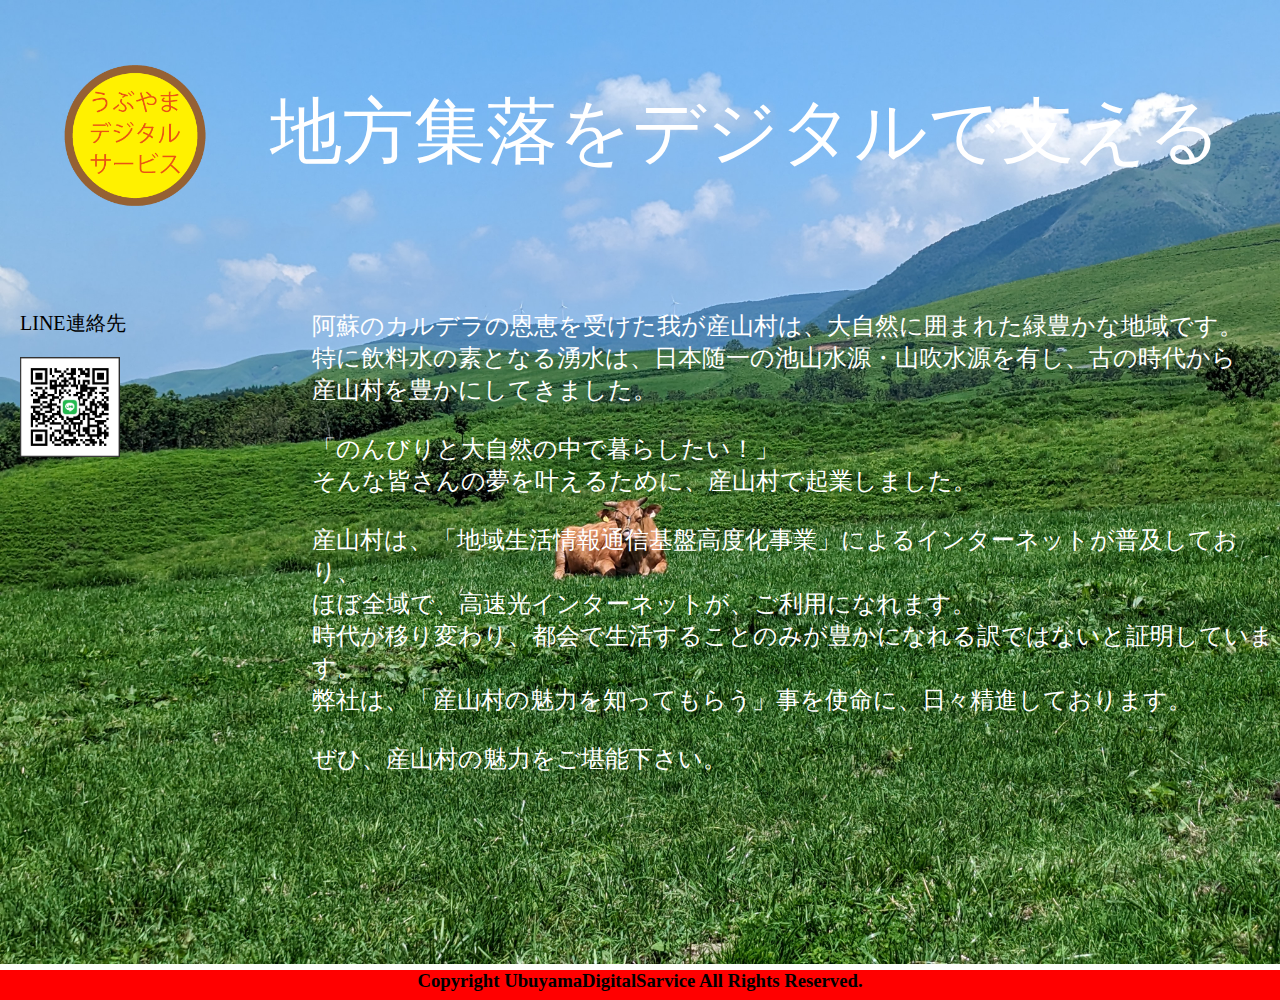
<file: index.htm>
﻿<!DOCTYPE html>
<html lang="ja">
	<meta charset="UTF-8"> 
<meta name="viewport" content="width=device-width,initial-scale=1">

<head>
	<title>うぶやまデジタルサービス</title>

	<link rel="stylesheet"href="UDS_HP-23.06.30_style.css"type="text/css">
</head>

<body>
<!--	<a href="http://ubuyama-ds.com/business information.html">-->
		<header>
			<img src="ubuyama_digital_savice_logo.png">
			<span>地方集落をデジタルで支える</span >
		</header>

	<div id="main">

		<div id="left">
			<p>LINE連絡先</p>
			<img src="MyLINEQRcode.png">
		</div>

		<div id="center">
	阿蘇のカルデラの恩恵を受けた我が産山村は、大自然に囲まれた緑豊かな地域です。<br>
	特に飲料水の素となる湧水は、日本随一の池山水源・山吹水源を有し、古の時代から<br>
	産山村を豊かにしてきました。<br>
	<br>
	「のんびりと大自然の中で暮らしたい！」<br>
	そんな皆さんの夢を叶えるために、産山村で起業しました。<br>
	<br>
	産山村は、「地域生活情報通信基盤高度化事業」によるインターネットが普及しており、<br>
	ほぼ全域で、高速光インターネットが、ご利用になれます。<br>
	時代が移り変わり、都会で生活することのみが豊かになれる訳ではないと証明しています。<br>

	弊社は、「産山村の魅力を知ってもらう」事を使命に、日々精進しております。<br>
	<br>
	ぜひ、産山村の魅力をご堪能下さい。<br>
	</div>	

</div>

	<footer>
		<div id="hooter">
			<h3>Copyright UbuyamaDigitalSarvice All Rights Reserved.</h3>
		</div>
	</footer>

</body>
</file>
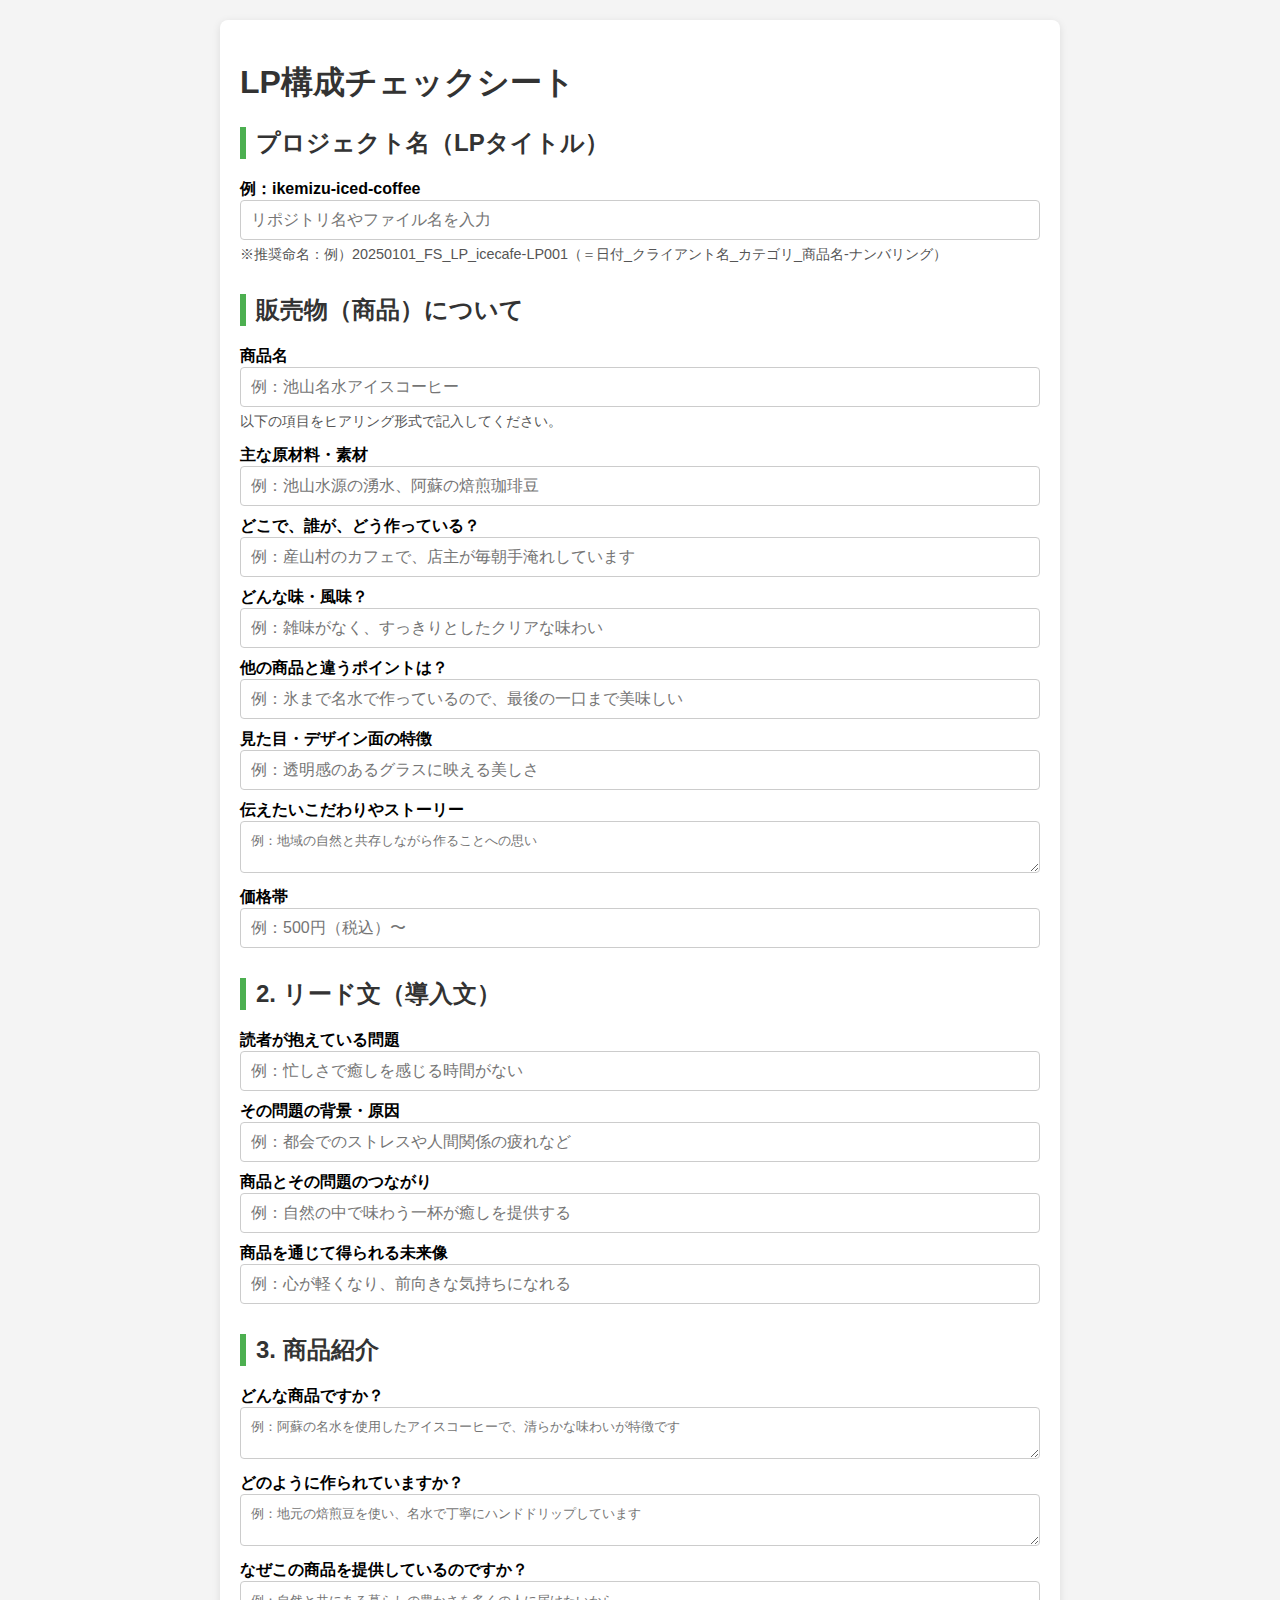
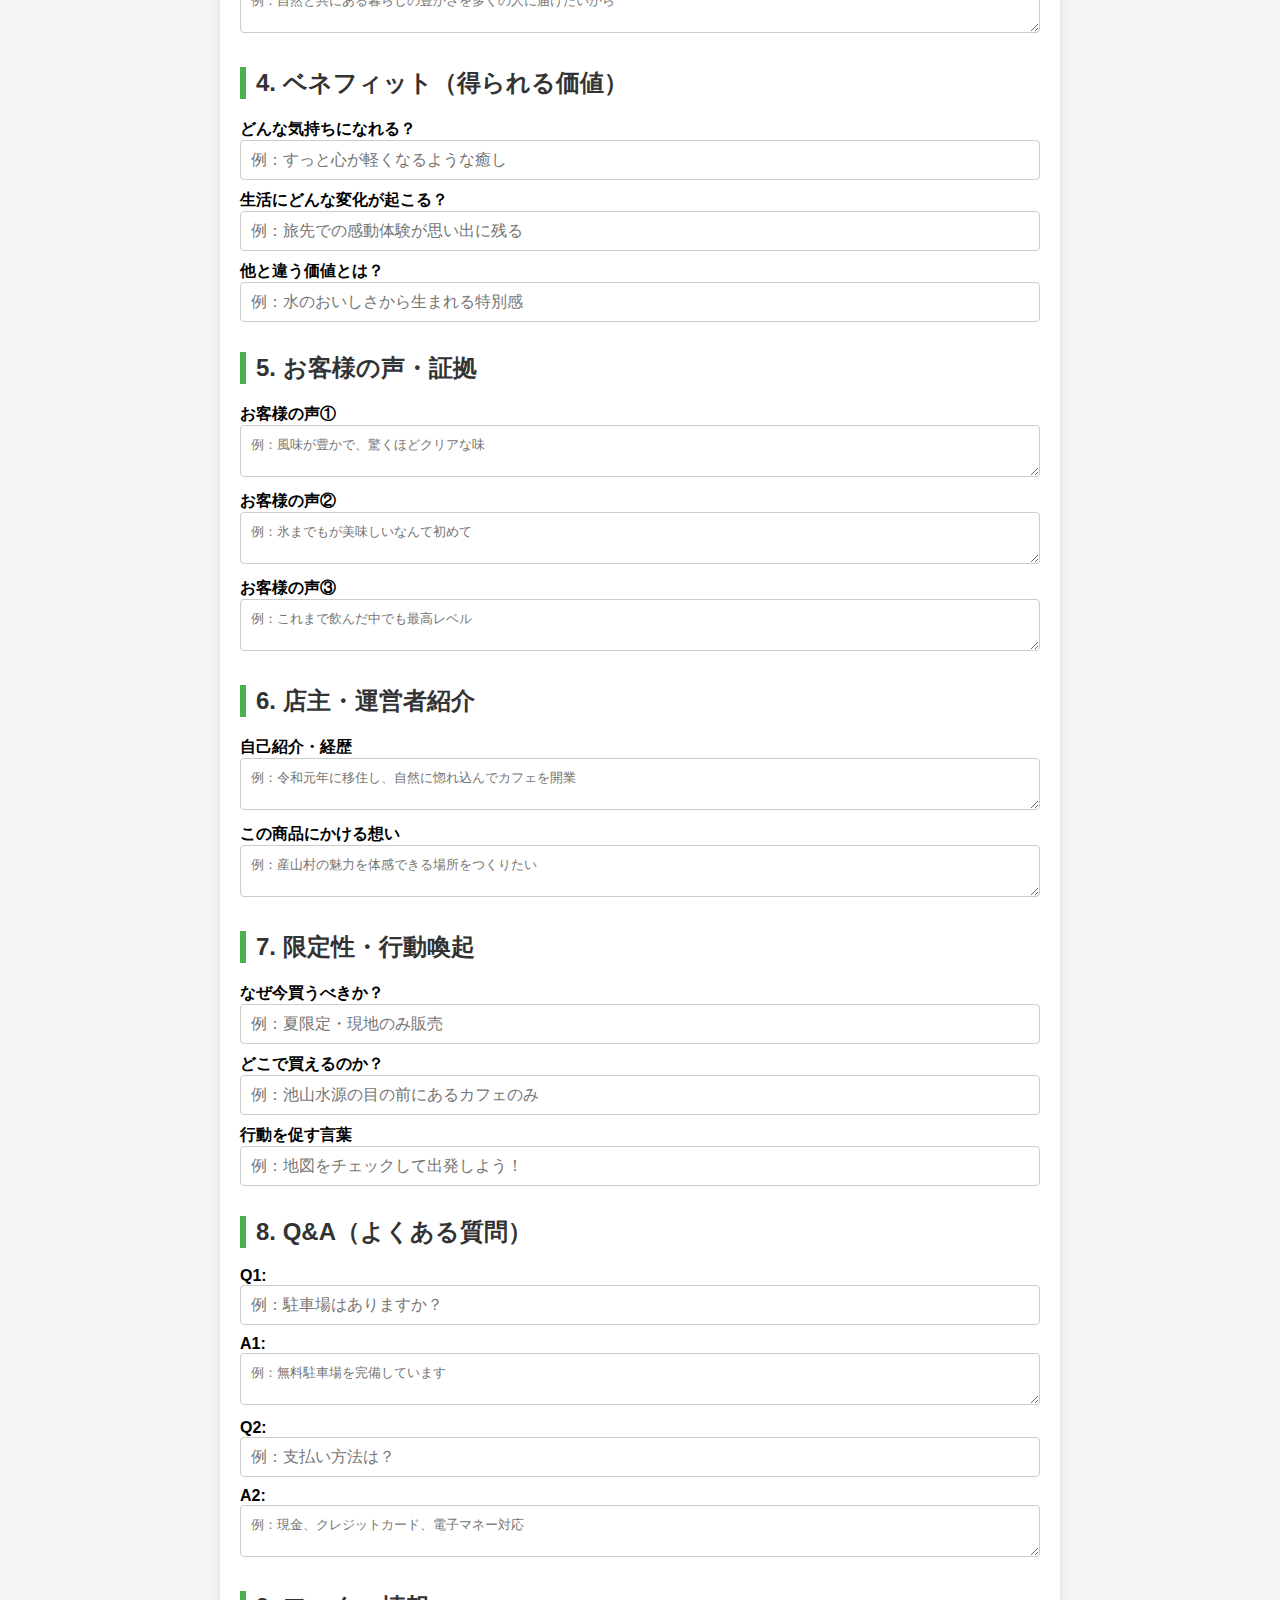
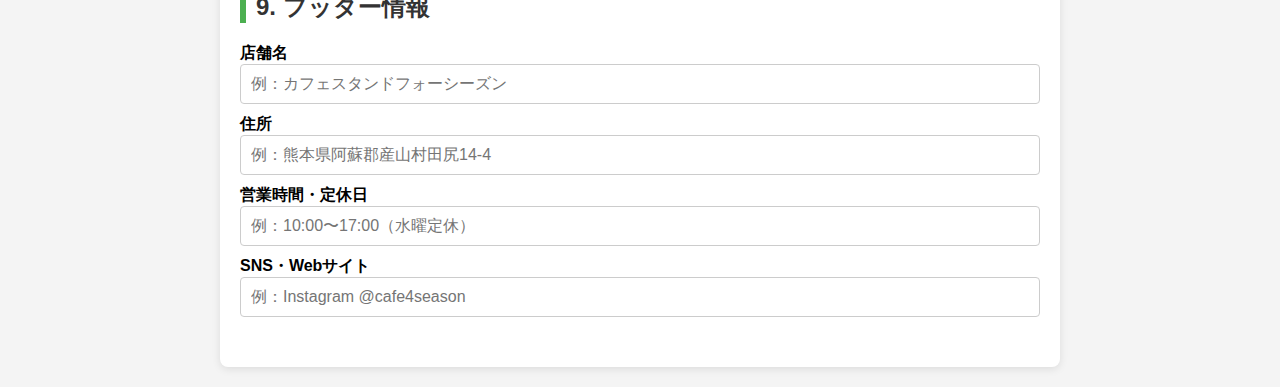
<file: index/cleate-lp/index.html>
<!DOCTYPE html>
<html lang="ja">
<head>
  <meta charset="UTF-8">
  <meta name="viewport" content="width=device-width, initial-scale=1.0">
  <title>LP構成チェックシート</title>
  <style>
    body {
      font-family: sans-serif;
      background: #f4f4f4;
      margin: 0;
      padding: 20px;
    }
    .container {
      max-width: 800px;
      margin: 0 auto;
      background: #fff;
      padding: 20px;
      border-radius: 8px;
      box-shadow: 0 2px 8px rgba(0,0,0,0.1);
    }
    h1, h2 {
      color: #333;
    }
    h2 {
      border-left: 6px solid #4CAF50;
      padding-left: 10px;
    }
    .section {
      margin-bottom: 30px;
    }
    label {
      display: block;
      margin-top: 10px;
      font-weight: bold;
    }
    input[type="text"], textarea {
      width: 100%;
      padding: 10px;
      font-size: 1em;
      border: 1px solid #ccc;
      border-radius: 4px;
      resize: vertical;
      box-sizing: border-box;
    }
    .note {
      font-size: 0.9em;
      color: #555;
      margin-top: 5px;
    }
    .result-box {
      margin-top: 10px;
      padding: 10px;
      border: 1px dashed #aaa;
      background: #f9f9f9;
      font-style: italic;
    }
  </style>
</head>
<body>
  <div class="container">
    <h1>LP構成チェックシート</h1>

    <div class="section">
      <h2>プロジェクト名（LPタイトル）</h2>
      <label for="projectName">例：ikemizu-iced-coffee</label>
      <input type="text" id="projectName" placeholder="リポジトリ名やファイル名を入力">
      <p class="note">※推奨命名：例）20250101_FS_LP_icecafe-LP001（＝日付_クライアント名_カテゴリ_商品名-ナンバリング）</p>
    </div>

    <div class="section">
      <h2>販売物（商品）について</h2>
      <label for="productName">商品名</label>
      <input type="text" id="productName" placeholder="例：池山名水アイスコーヒー">
      <p class="note">以下の項目をヒアリング形式で記入してください。</p>
      <label for="productMaterial">主な原材料・素材</label>
      <input type="text" id="productMaterial" placeholder="例：池山水源の湧水、阿蘇の焙煎珈琲豆">
      <label for="productManufacture">どこで、誰が、どう作っている？</label>
      <input type="text" id="productManufacture" placeholder="例：産山村のカフェで、店主が毎朝手淹れしています">
      <label for="productFlavor">どんな味・風味？</label>
      <input type="text" id="productFlavor" placeholder="例：雑味がなく、すっきりとしたクリアな味わい">
      <label for="productStrength">他の商品と違うポイントは？</label>
      <input type="text" id="productStrength" placeholder="例：氷まで名水で作っているので、最後の一口まで美味しい">
      <label for="productVisual">見た目・デザイン面の特徴</label>
      <input type="text" id="productVisual" placeholder="例：透明感のあるグラスに映える美しさ">
      <label for="productMessage">伝えたいこだわりやストーリー</label>
      <textarea id="productMessage" placeholder="例：地域の自然と共存しながら作ることへの思い"></textarea>
      <label for="productPrice">価格帯</label>
      <input type="text" id="productPrice" placeholder="例：500円（税込）〜">
    </div>

    <div class="section">
      <h2>2. リード文（導入文）</h2>
      <label for="leadProblem">読者が抱えている問題</label>
      <input type="text" id="leadProblem" placeholder="例：忙しさで癒しを感じる時間がない">
      <label for="leadBackground">その問題の背景・原因</label>
      <input type="text" id="leadBackground" placeholder="例：都会でのストレスや人間関係の疲れなど">
      <label for="leadConnection">商品とその問題のつながり</label>
      <input type="text" id="leadConnection" placeholder="例：自然の中で味わう一杯が癒しを提供する">
      <label for="leadFuture">商品を通じて得られる未来像</label>
      <input type="text" id="leadFuture" placeholder="例：心が軽くなり、前向きな気持ちになれる">
    </div>

    <div class="section">
      <h2>3. 商品紹介</h2>
      <label for="introWhat">どんな商品ですか？</label>
      <textarea id="introWhat" placeholder="例：阿蘇の名水を使用したアイスコーヒーで、清らかな味わいが特徴です"></textarea>
      <label for="introHow">どのように作られていますか？</label>
      <textarea id="introHow" placeholder="例：地元の焙煎豆を使い、名水で丁寧にハンドドリップしています"></textarea>
      <label for="introWhy">なぜこの商品を提供しているのですか？</label>
      <textarea id="introWhy" placeholder="例：自然と共にある暮らしの豊かさを多くの人に届けたいから"></textarea>
    </div>

    <div class="section">
      <h2>4. ベネフィット（得られる価値）</h2>
      <label for="benefitEmotion">どんな気持ちになれる？</label>
      <input type="text" id="benefitEmotion" placeholder="例：すっと心が軽くなるような癒し">
      <label for="benefitLife">生活にどんな変化が起こる？</label>
      <input type="text" id="benefitLife" placeholder="例：旅先での感動体験が思い出に残る">
      <label for="benefitCompare">他と違う価値とは？</label>
      <input type="text" id="benefitCompare" placeholder="例：水のおいしさから生まれる特別感">
    </div>

    <div class="section">
      <h2>5. お客様の声・証拠</h2>
      <label for="voice1">お客様の声①</label>
      <textarea id="voice1" placeholder="例：風味が豊かで、驚くほどクリアな味"></textarea>
      <label for="voice2">お客様の声②</label>
      <textarea id="voice2" placeholder="例：氷までもが美味しいなんて初めて"></textarea>
      <label for="voice3">お客様の声③</label>
      <textarea id="voice3" placeholder="例：これまで飲んだ中でも最高レベル"></textarea>
    </div>

    <div class="section">
      <h2>6. 店主・運営者紹介</h2>
      <label for="ownerStory">自己紹介・経歴</label>
      <textarea id="ownerStory" placeholder="例：令和元年に移住し、自然に惚れ込んでカフェを開業"></textarea>
      <label for="ownerMission">この商品にかける想い</label>
      <textarea id="ownerMission" placeholder="例：産山村の魅力を体感できる場所をつくりたい"></textarea>
    </div>

    <div class="section">
      <h2>7. 限定性・行動喚起</h2>
      <label for="ctaWhyNow">なぜ今買うべきか？</label>
      <input type="text" id="ctaWhyNow" placeholder="例：夏限定・現地のみ販売">
      <label for="ctaWhere">どこで買えるのか？</label>
      <input type="text" id="ctaWhere" placeholder="例：池山水源の目の前にあるカフェのみ">
      <label for="ctaAction">行動を促す言葉</label>
      <input type="text" id="ctaAction" placeholder="例：地図をチェックして出発しよう！">
    </div>

    <div class="section">
      <h2>8. Q&A（よくある質問）</h2>
      <label for="faq1">Q1:</label>
      <input type="text" id="faq1q" placeholder="例：駐車場はありますか？">
      <label for="faq1a">A1:</label>
      <textarea id="faq1a" placeholder="例：無料駐車場を完備しています"></textarea>
      <label for="faq2">Q2:</label>
      <input type="text" id="faq2q" placeholder="例：支払い方法は？">
      <label for="faq2a">A2:</label>
      <textarea id="faq2a" placeholder="例：現金、クレジットカード、電子マネー対応"></textarea>
    </div>

    <div class="section">
      <h2>9. フッター情報</h2>
      <label for="footerName">店舗名</label>
      <input type="text" id="footerName" placeholder="例：カフェスタンドフォーシーズン">
      <label for="footerAddress">住所</label>
      <input type="text" id="footerAddress" placeholder="例：熊本県阿蘇郡産山村田尻14-4">
      <label for="footerTime">営業時間・定休日</label>
      <input type="text" id="footerTime" placeholder="例：10:00〜17:00（水曜定休）">
      <label for="footerSNS">SNS・Webサイト</label>
      <input type="text" id="footerSNS" placeholder="例：Instagram @cafe4season">
    </div>

  </div>
</body>
</html>
</file>
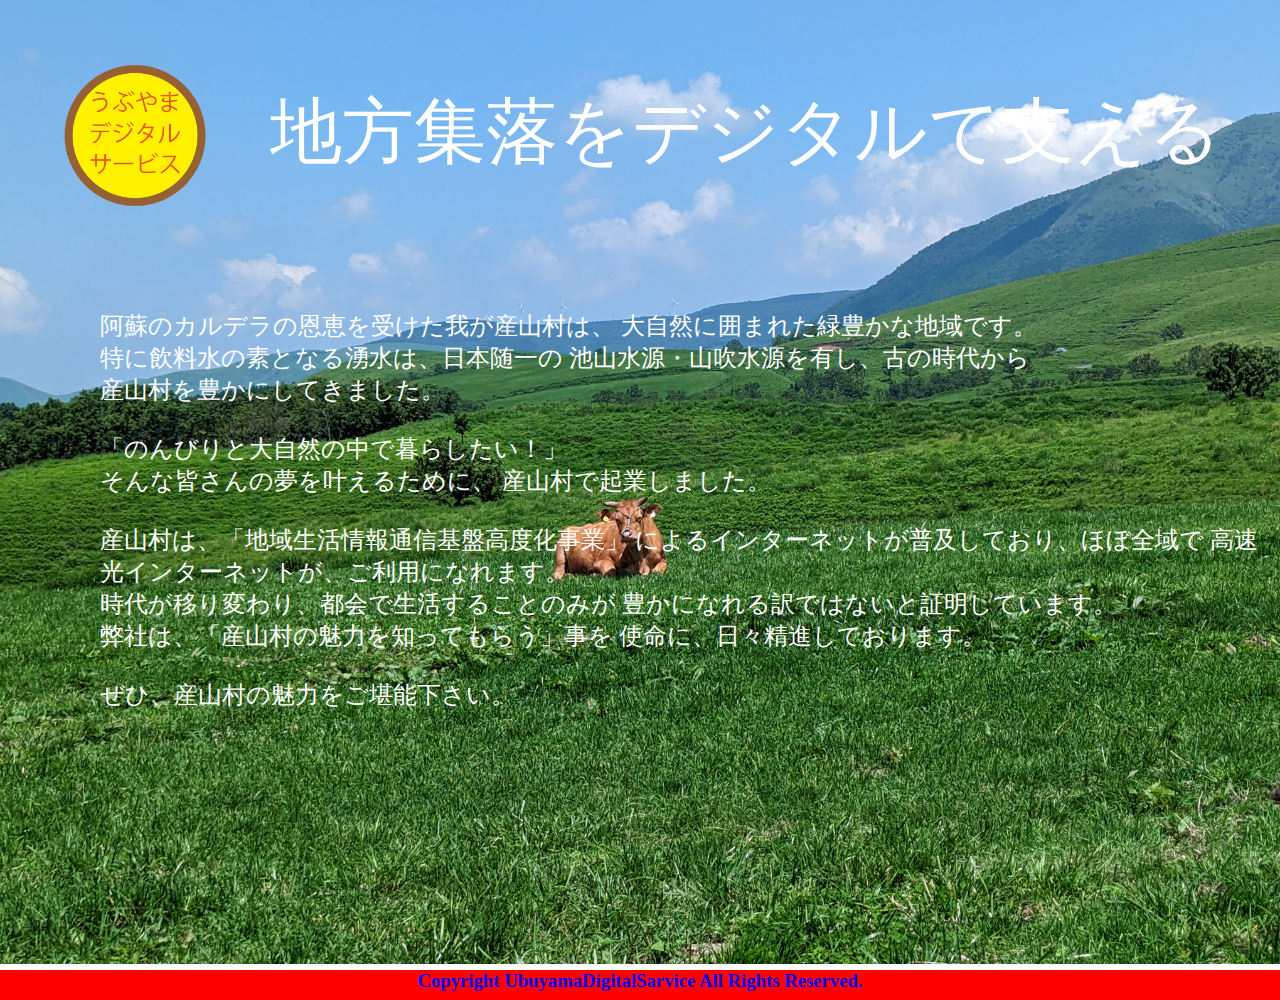
<file: UDS.com_portfolio_movie.htm>
﻿<!DOCTYPE html>
<html lang="ja">
	<meta charset="UTF-8"> 
<meta name="viewport" content="width=device-width,initial-scale=1">

<head>
	<title>うぶやまデジタルサービス</title>

	<link rel="stylesheet"href="UDS_HP-23.06.30_style.css"type="text/css">
</head>


<body>
<a href="http://ubuyama-ds.com/business information.html">
	<header>
		<img src="ubuyama_digital_savice_logo.png">
		<span>地方集落をデジタルで支える</span >
	</header>

<div id="center">

	阿蘇のカルデラの恩恵を受けた我が産山村は、
	大自然に囲まれた緑豊かな地域です。<br>
	特に飲料水の素となる湧水は、日本随一の
	池山水源・山吹水源を有し、古の時代から<br>
	産山村を豊かにしてきました。<br>
	<br>
	「のんびりと大自然の中で暮らしたい！」<br>
	そんな皆さんの夢を叶えるために、
	産山村で起業しました。<br>
	<br>
	産山村は、「地域生活情報通信基盤高度化事業」
	によるインターネットが普及しており、ほぼ全域で
	高速光インターネットが、ご利用になれます。
	<br>
	時代が移り変わり、都会で生活することのみが
	豊かになれる訳ではないと証明しています。<br>

	弊社は、「産山村の魅力を知ってもらう」事を
	使命に、日々精進しております。<br>
	<br>
	ぜひ、産山村の魅力をご堪能下さい。<br>
</div>	

	<footer>
		<div id="hooter">
			<h3>Copyright UbuyamaDigitalSarvice All Rights Reserved.</h3>
		</div>
	</footer>

</body>
</file>
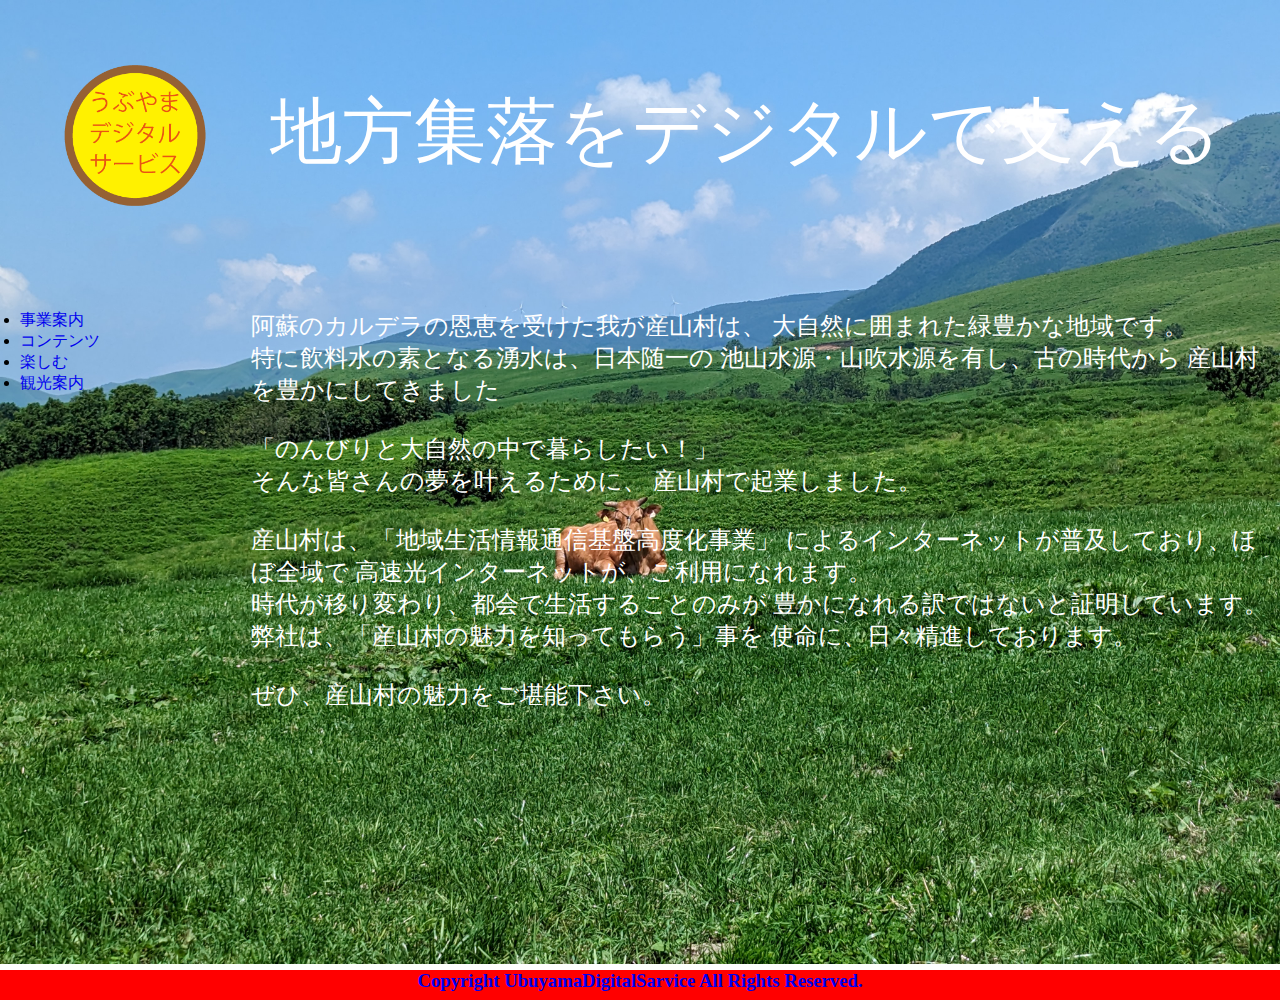
<file: UDS_HP update2023.06.30.htm>
﻿<!DOCTYPE html>
<html lang="ja">
	<meta charset="UTF-8"> 
<meta name="viewport" content="width=device-width,initial-scale=1">

<head>
	<title>うぶやまデジタルサービス</title>

	<link rel="stylesheet"href="UDS_HP-23.06.30_style.css"type="text/css">
</head>


<body>

	<header>

		<img src="ubuyama_digital_savice_logo.png">
<!--		<img src="PXL_20230616_020804842.jpg">-->
		<span>地方集落をデジタルで支える</span >

	</header>

	<div id="main">
		<div id="left">
			<nav>
				<ul id="menu">
					<li><a href="http://ubuyama-ds.com/business information">事業案内</li>
					<li><a href="http://ubuyama-ds.com/contents">コンテンツ</li>
					<li><a href="http://ubuyama_ds.com/pachimontv_hp/index.html">楽しむ</li>
					<li><a href="http://ubuyama-ds.com/attractions">観光案内</li>
			</ul></nav>
		</div>
		<div id="center">
<p>阿蘇のカルデラの恩恵を受けた我が産山村は、
大自然に囲まれた緑豊かな地域です。<br>
特に飲料水の素となる湧水は、日本随一の
池山水源・山吹水源を有し、古の時代から
産山村を豊かにしてきました<br>
<br>
「のんびりと大自然の中で暮らしたい！」<br>
そんな皆さんの夢を叶えるために、
産山村で起業しました。<br>
<br>
産山村は、「地域生活情報通信基盤高度化事業」
によるインターネットが普及しており、ほぼ全域で
高速光インターネットが、ご利用になれます。
<br>
時代が移り変わり、都会で生活することのみが
豊かになれる訳ではないと証明しています。<br>

弊社は、「産山村の魅力を知ってもらう」事を
使命に、日々精進しております。<br>
<br>
ぜひ、産山村の魅力をご堪能下さい。

</p>
		</div>	
	</div>
	

	<footer>
		<div id="hooter">
			<h3>Copyright UbuyamaDigitalSarvice All Rights Reserved.</h3>
	</footer>

</body>
</file>
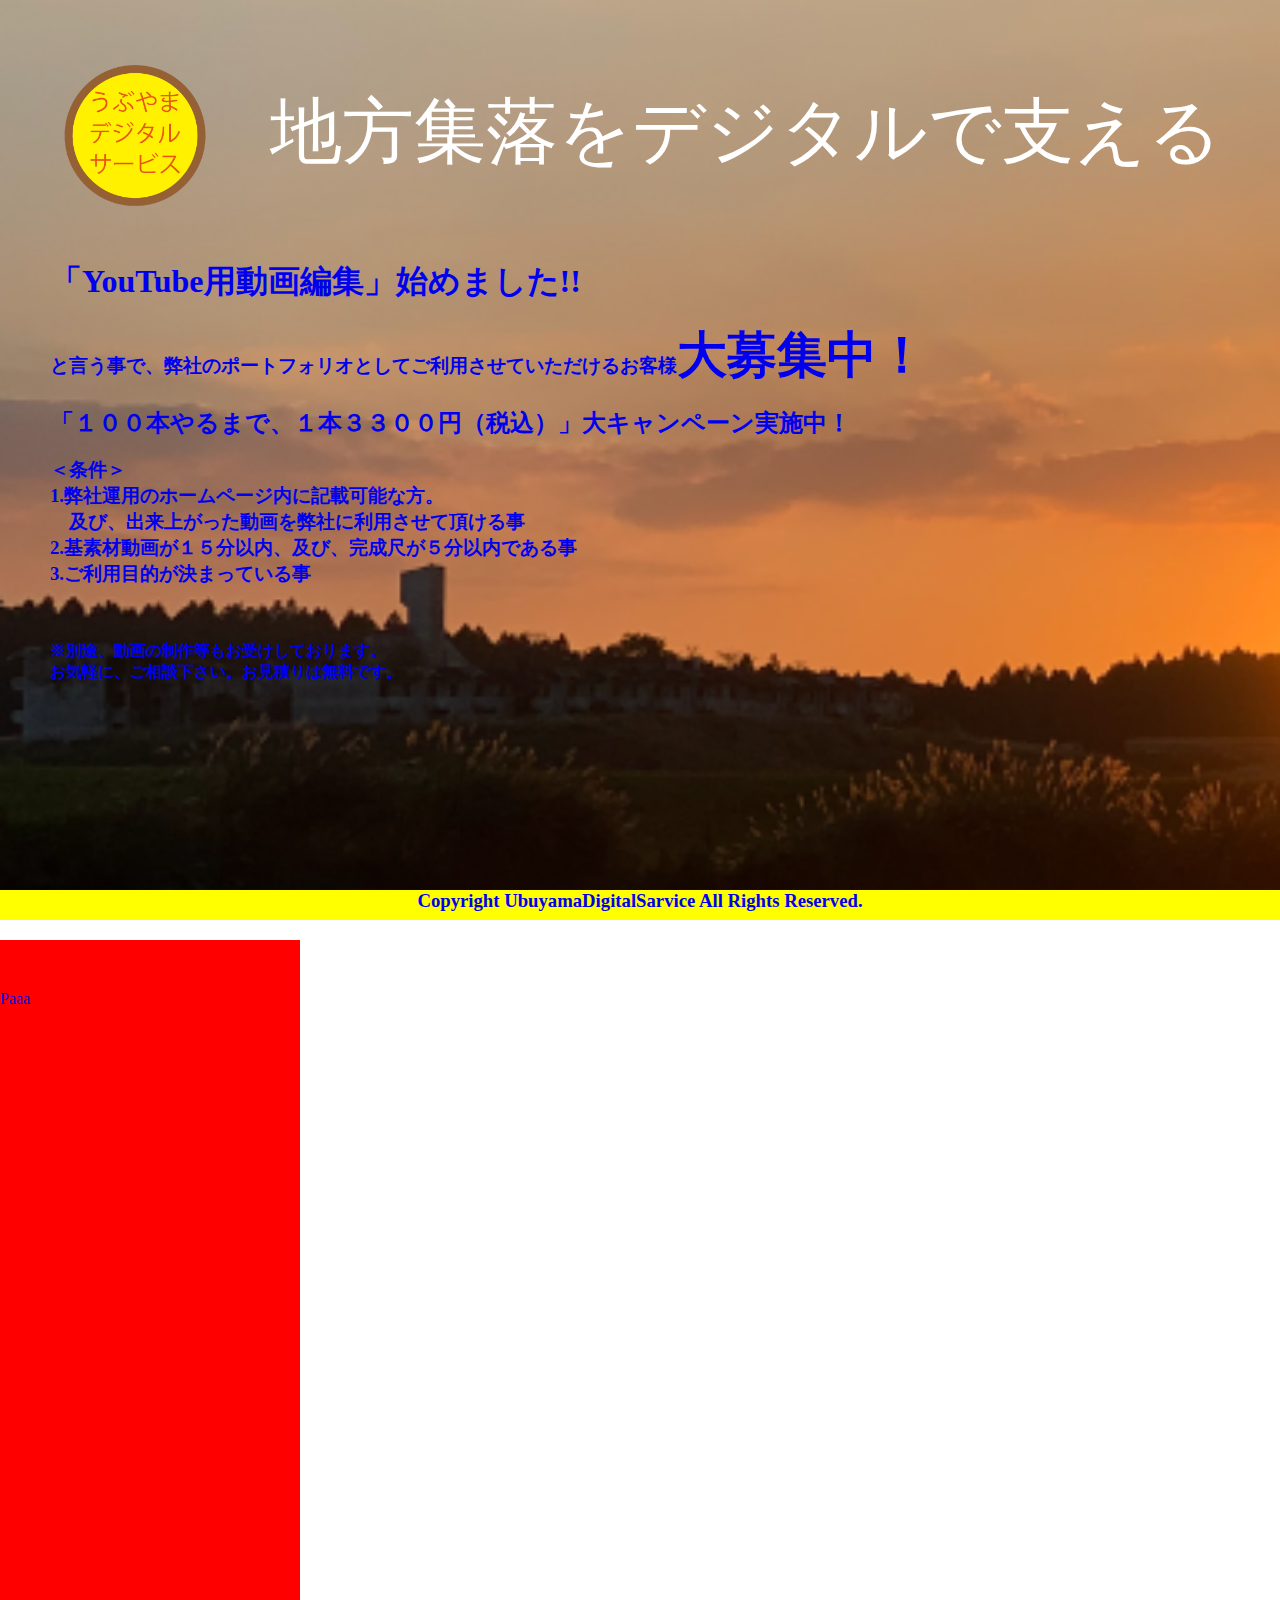
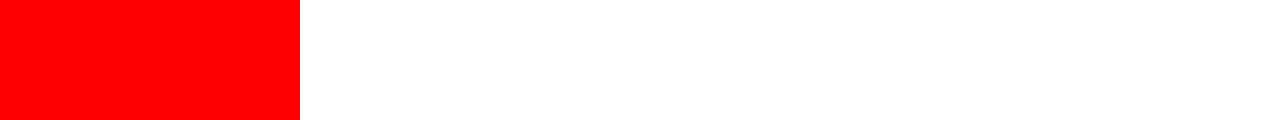
<file: index/business information.htm>
﻿<!DOCTYPE html>
<html lang="ja">
	<meta charset="UTF-8"> 
<meta name="viewport" content="width=device-width,initial-scale=1">

<head>
	<title>information</title>

	<link rel="stylesheet"href="UDS_business information.style.css"type="text/css">
</head>

<body>
	<header>
		<img src="ubuyama_digital_savice_logo.png">
		<span>地方集落をデジタルで支える</span >
	</header>


<div id="main">
	<div id="left">
		<a href="キャンペーン">
			<h1>「YouTube用動画編集」始めました!!</h1>
			<br>
			<h3>と言う事で、弊社のポートフォリオとしてご利用させていただけるお客様<font>大募集中！</font></h3>
			<br>
			<h2>「１００本やるまで、１本３３００円（税込）」大キャンペーン実施中！</h2>
			<br>
			<H3>＜条件＞<br>
			1.弊社運用のホームページ内に記載可能な方。<br>
			　及び、出来上がった動画を弊社に利用させて頂ける事<br>
			2.基素材動画が１５分以内、及び、完成尺が５分以内である事<br>
			3.ご利用目的が決まっている事</H3>
			<br>
			<br><br>
			<H4>※別途、動画の制作等もお受けしております。
			<br>お気軽に、ご相談下さい。お見積りは無料です。</H4>
	</div>

<div id="right">

<p>Paaa</p>
</div>










</div>













	<footer>
		<div id="hooter">
			<h3>Copyright UbuyamaDigitalSarvice All Rights Reserved.</h3>
		</div>
	</footer>
</body>
</file>
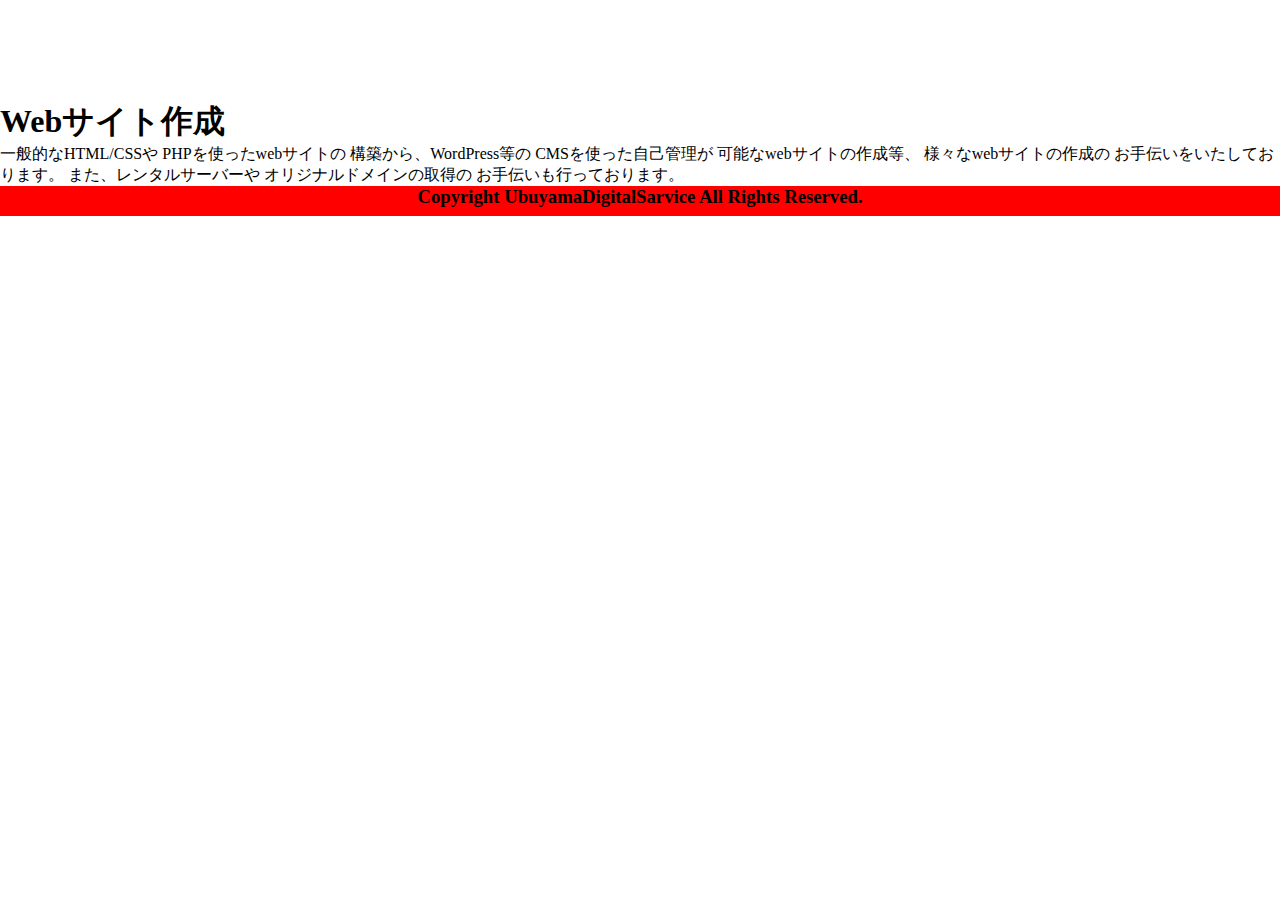
<file: index/business information/business information.htm>
﻿<!DOCTYPE html>
<html lang="ja">
	<meta charset="UTF-8"> 
<meta name="viewport" content="width=device-width,initial-scale=1">

<head>
	<title>うぶやまデジタルサービス事業案内</title>

	<link rel="stylesheet"href="UDS_HP_b-i_style.css"type="text/css">
</head>


<body>

	<header>
<div id="header">
	<!--	<img src="ubuyama_digital_savice_logo.png">
		<span>うぶやまデジタルサービス 事業案内</span >-->
</div>
	</header>

	<div id="main">
		<div id="wes">
			<h1>Webサイト作成</h1>
		</div>
		<div id="wesbun">
<p>
一般的なHTML/CSSや
PHPを使ったwebサイトの
構築から、WordPress等の
CMSを使った自己管理が
可能なwebサイトの作成等、
様々なwebサイトの作成の
お手伝いをいたしております。
また、レンタルサーバーや
オリジナルドメインの取得の
お手伝いも行っております。
</p>

		</div>	
	</div>
	

	<footer>
		<div id="hooter">
			<h3>Copyright UbuyamaDigitalSarvice All Rights Reserved.</h3>
	</footer>

</body>
</file>
<file: UDS_HP-23.06.30_style.css>
﻿*{
	margin: 0;
	padding: 0;
}

/*body全体*/
body{
	width:auto;
	height:900px;
	background-image:url("PXL_20230616_020804842.jpg");
	background-repeat: no-repeat; /* 繰り返しを禁止 */
    background-size: cover; /* 背景が要素に完全に収まるように拡大/縮小 */

}
a {/*リンクのアンダーラインの消去*/
  text-decoration: none;
}
/*header全体*/
header{
	width:auto;
	height:210px;
	background:;
}

/*header logo*/
header img{
	width:150px;
	height:150px;
	padding:60px 60px 0px 60px;
}

/*header文字*/
header span{
	width:auto;
	height:80px;
	background:;
	margin:-130px 0 0 0;
	padding:0px 0 0 270px;
	color:#ffffff;
	font-size:72px;
	display: flex;
/*	text-align: center;
/*	flex-direction: row;
	flex-wrap:wrap;
	justify-content: space-around;
	align-items: center;
	justify-content: center;*/
/*	height: 100px; /* 任意の高さ */
}

/*===main===*/
#main{
width:auto;
height:auto;
display:flex;
}



/*===main left===*/

#left {
width:200px;
padding:100px 0 0 20px;
}

#left p{
color:000;
font-size:20px;
}

#left img{
width:100px;
padding:20px 0 0 0;
}



/*===main center====*/

#center{
width:auto;
height:660px;
margin:0;
padding:100px 0 0 100px;
background:;
color:#ffffff;
font-size:24px;

} 




footer{
width:auto;
height:30px;
background:red;
text-align: center;

}
</file>
<file: index/UDS_business information.style.css>
﻿*{
	margin: 0;
	padding: 0;
}

/*body全体*/
body{
	width:auto;
	height:900px;
	background-image:url("bokujou_sunset.png");
	background-repeat: no-repeat; /* 繰り返しを禁止 */
    background-size: cover; /* 背景が要素に完全に収まるように拡大/縮小 */

}
a {/*リンクのアンダーラインの消去*/
  text-decoration: none;
}
/*header全体*/
header{
	width:auto;
	height:210px;
	background:;
}

/*header logo*/
header img{
	width:150px;
	height:150px;
	padding:60px 60px 0px 60px;
}

/*header文字*/
header span{
	width:auto;
	height:80px;
	background:;
	margin:-130px 0 0 0;
	padding:0px 0 0 270px;
	color:#ffffff;
	font-size:72px;
	display: flex;
/*	text-align: center;
/*	flex-direction: row;
	flex-wrap:wrap;
	justify-content: space-around;
	align-items: center;
	justify-content: center;*/
/*	height: 100px; /* 任意の高さ */
}

#main{
width:auto;
height:680px;
flex-direction:row;
}

#left{
width:auto;
height:680px;
padding:50px 0 0 50px;

/*width:515px;
height:728px;
/*background:red;*/
}

#left h3 font{
font-size:50px;
}


#right{
width:300px;
height:680px;
padding:50px 0;
background:red;
}










footer{
width:auto;
height:30px;
background:yellow;
text-align: center;

}
</file>
<file: index/business information/UDS_HP_b-i_style.css>
﻿*{
	margin: 0;
	padding: 0;
}


/*body全体*/
body{
	width:auto;
	height:900px;
/*	background-image:url("PXL_20230616_020804842.jpg");
	background-repeat: no-repeat; /* 繰り返しを禁止 */
/*	background-size: cover; /* 背景が要素に完全に収まるように拡大/縮小 */

}

/*header全体*/
#header{
width:auto;
height:100px;
backgroun:#blue;
}

/*header logo*/
header img{
	width:150px;
	height:150px;
	padding:60px 60px 0px 60px;
}







footer{
width:auto;
height:30px;
background:red;
text-align: center;

}
</file>
